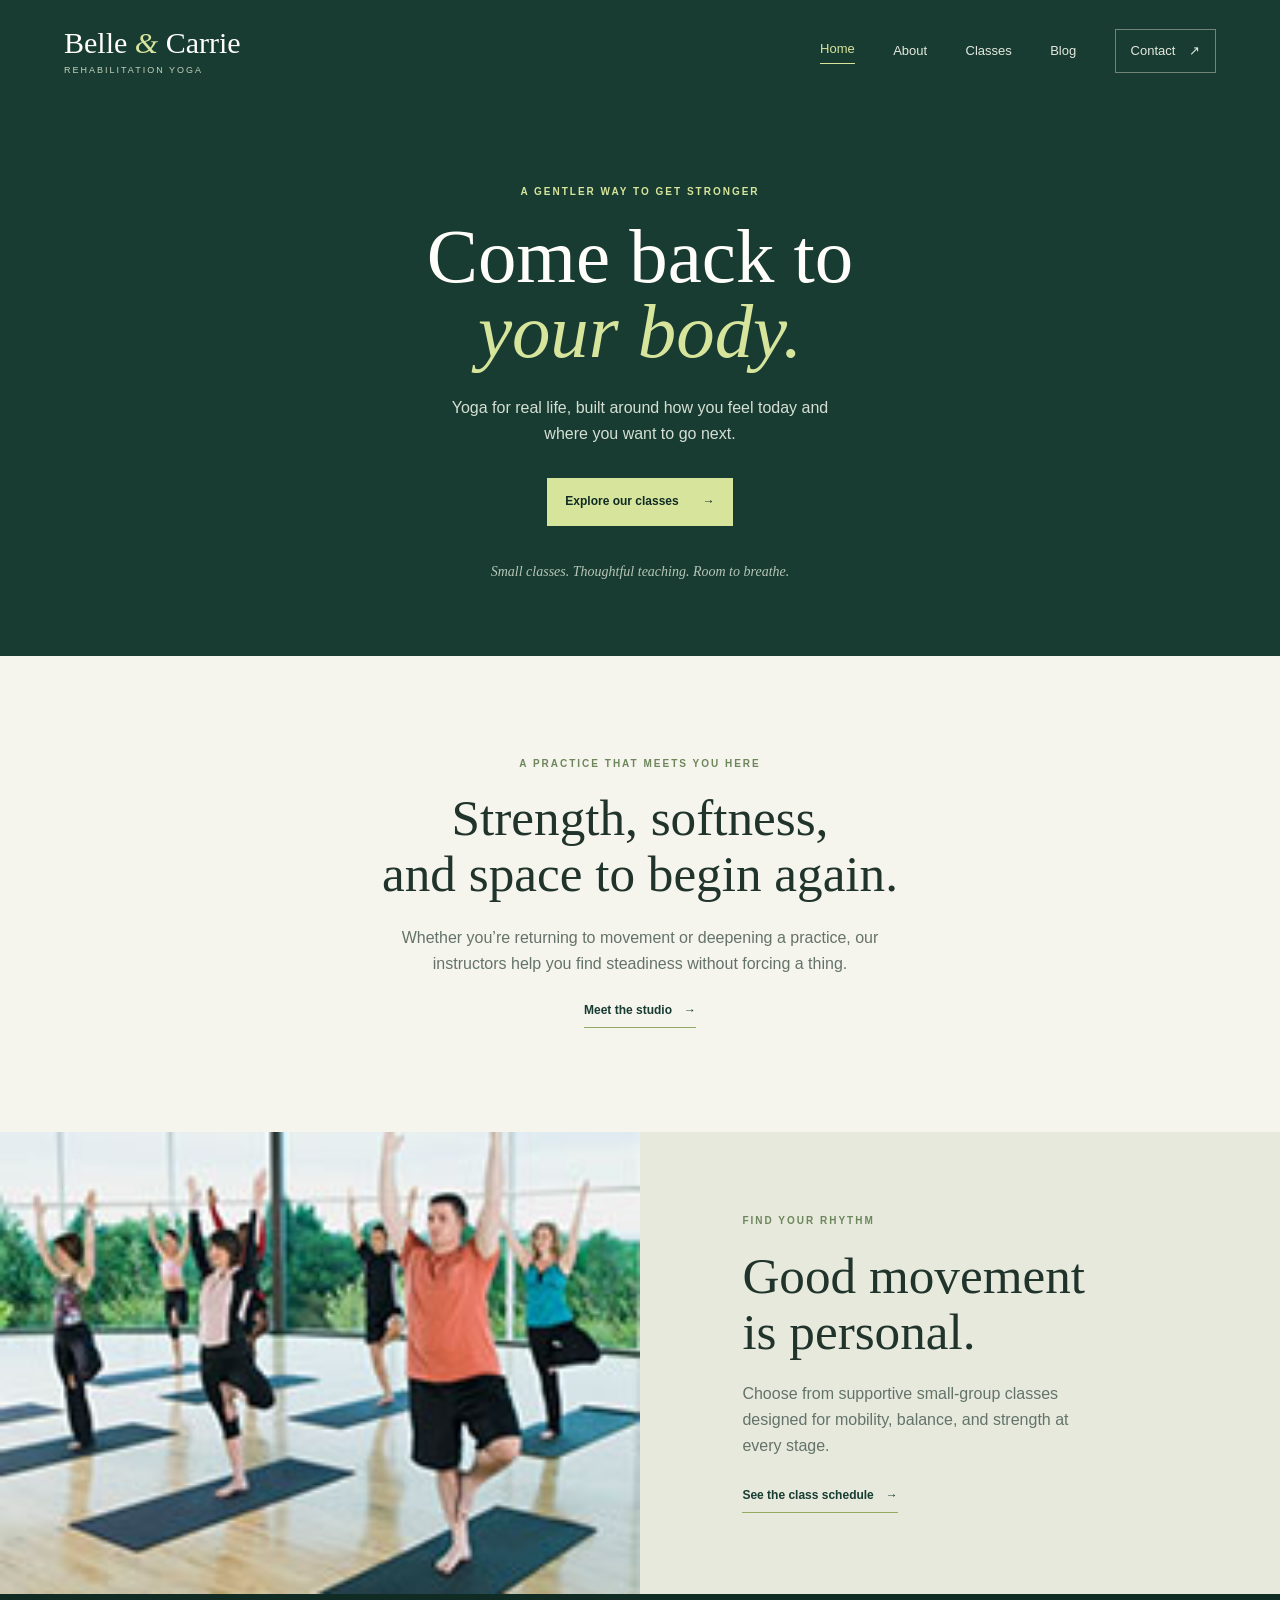
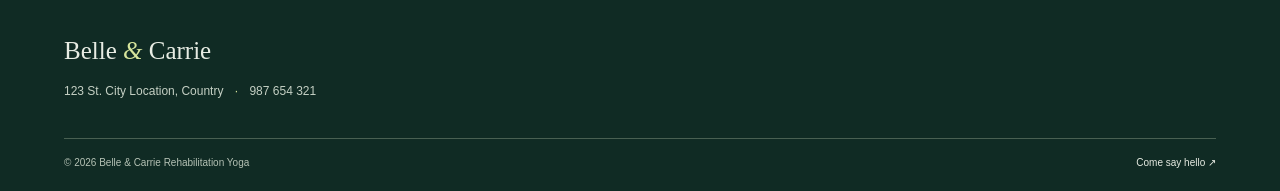
<file: index.html>
<!DOCTYPE html>
<html lang="en">
<head>
    <meta charset="UTF-8">
    <meta name="viewport" content="width=device-width, initial-scale=1.0">
    <meta name="theme-color" content="#183c32">
    <meta name="description" content="Move with care at Belle & Carrie Rehabilitation Yoga. Find thoughtful classes for strength, balance, and better everyday movement.">
    <title>Belle & Carrie | Rehabilitation Yoga</title>
    <link rel="stylesheet" href="style.css">
</head>
<body>
    <header class="site-header">
        <a class="brand" href="index.html" aria-label="Belle and Carrie home">
            <span class="brand-name">Belle <i>&</i> Carrie</span>
            <span class="brand-note">REHABILITATION YOGA</span>
        </a>
        <nav class="site-nav" aria-label="Main navigation">
            <a class="active" href="index.html" aria-current="page">Home</a>
            <a href="about.html">About</a>
            <a href="classes.html">Classes</a>
            <a href="blog.html">Blog</a>
            <a class="nav-contact" href="contact.html">Contact <span aria-hidden="true">↗</span></a>
        </nav>
    </header>

    <main>
        <section class="home-hero">
            <div class="hero-copy">
                <p class="eyebrow">A gentler way to get stronger</p>
                <h1>Come back to<br><em>your body.</em></h1>
                <p class="intro">Yoga for real life, built around how you feel today and where you want to go next.</p>
                <a class="button button-light" href="classes.html">Explore our classes <span aria-hidden="true">→</span></a>
                <p class="hero-footnote">Small classes. Thoughtful teaching. Room to breathe.</p>
            </div>
        </section>

        <section class="home-intro content-width">
            <p class="eyebrow">A practice that meets you here</p>
            <h2>Strength, softness,<br>and space to begin again.</h2>
            <p class="body-copy">Whether you’re returning to movement or deepening a practice, our instructors help you find steadiness without forcing a thing.</p>
            <a class="text-link" href="about.html">Meet the studio <span aria-hidden="true">→</span></a>
        </section>

        <section class="home-feature">
            <img src="images/group-yoga.jpg" alt="A small group practicing yoga together">
            <div class="feature-copy">
                <p class="eyebrow">Find your rhythm</p>
                <h2>Good movement<br>is personal.</h2>
                <p>Choose from supportive small-group classes designed for mobility, balance, and strength at every stage.</p>
                <a class="text-link" href="classes.html">See the class schedule <span aria-hidden="true">→</span></a>
            </div>
        </section>
    </main>

    <footer class="site-footer">
        <a class="footer-brand" href="index.html">Belle <i>&</i> Carrie</a>
        <p>123 St. City Location, Country <span aria-hidden="true">·</span> <a href="tel:+1987654321">987 654 321</a></p>
        <div class="footer-bottom"><span>© 2026 Belle & Carrie Rehabilitation Yoga</span><a href="contact.html">Come say hello <span aria-hidden="true">↗</span></a></div>
    </footer>
</body>
</html>
</file>
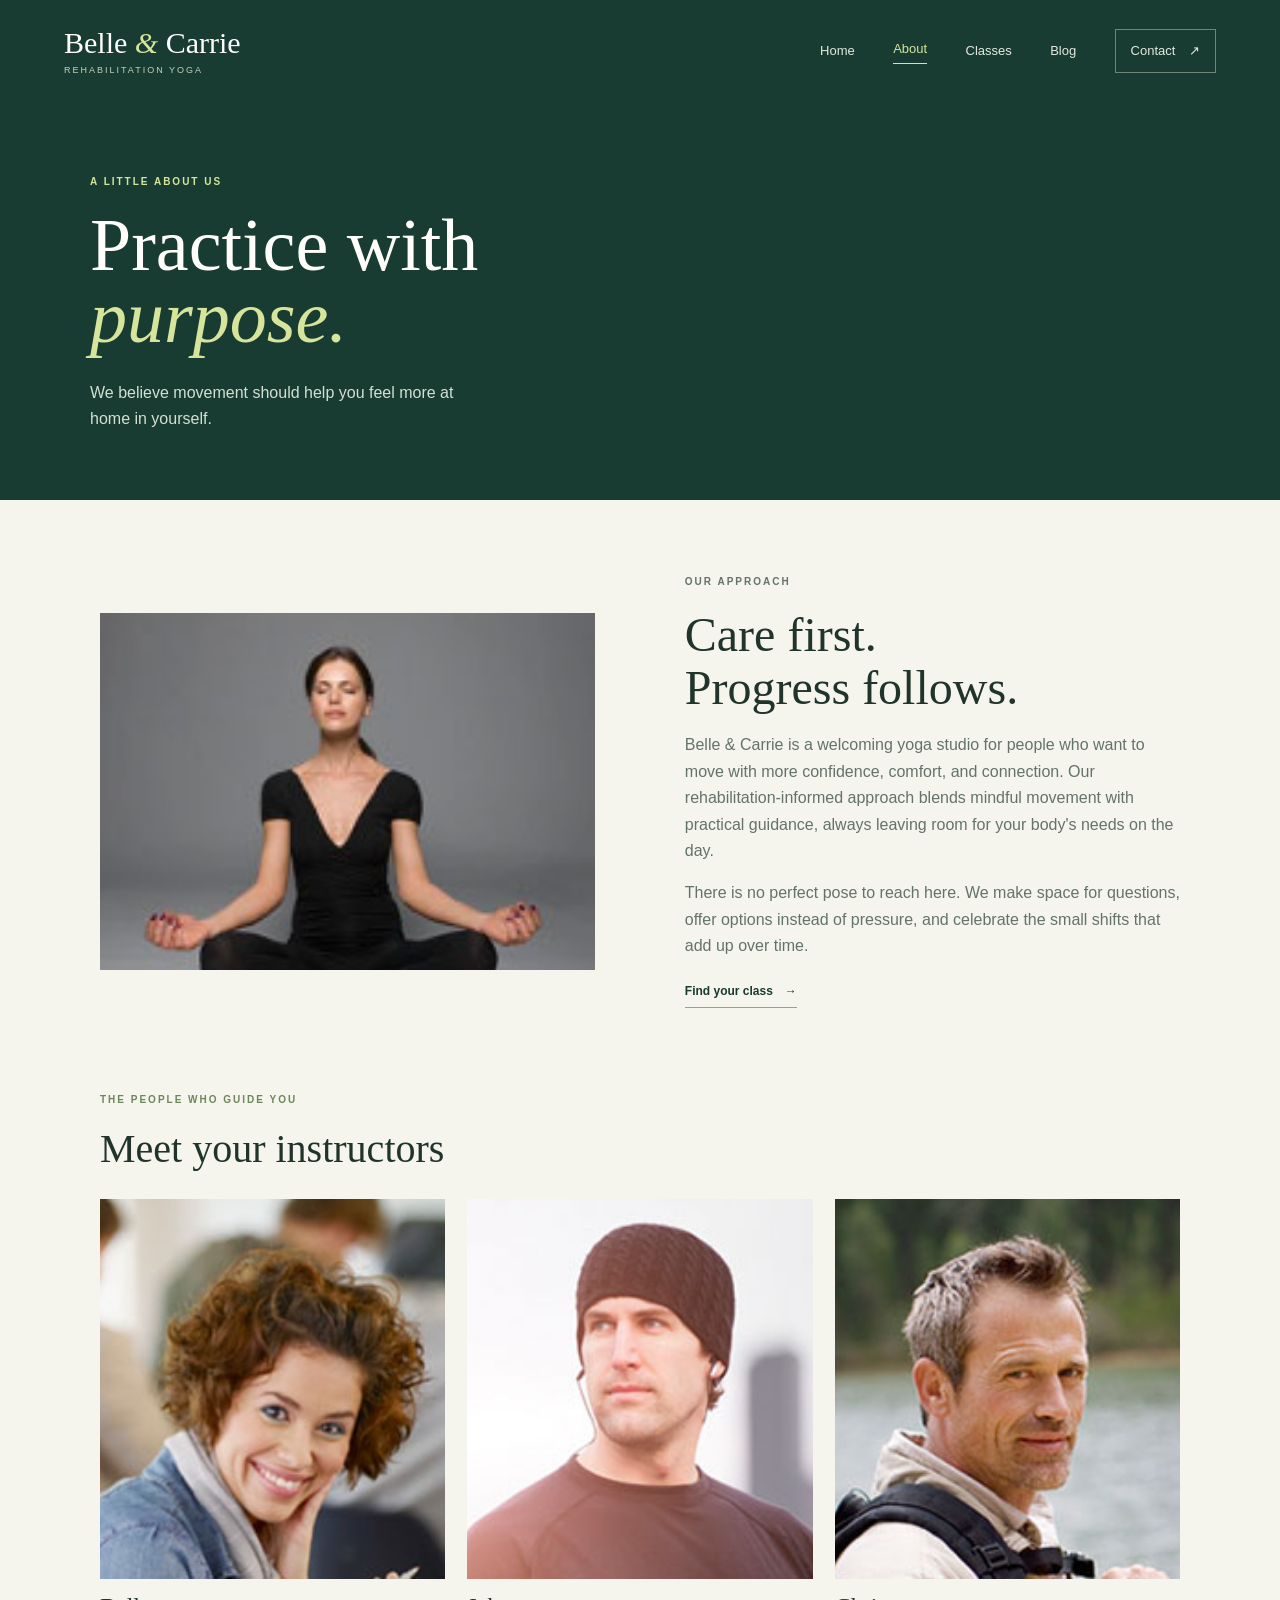
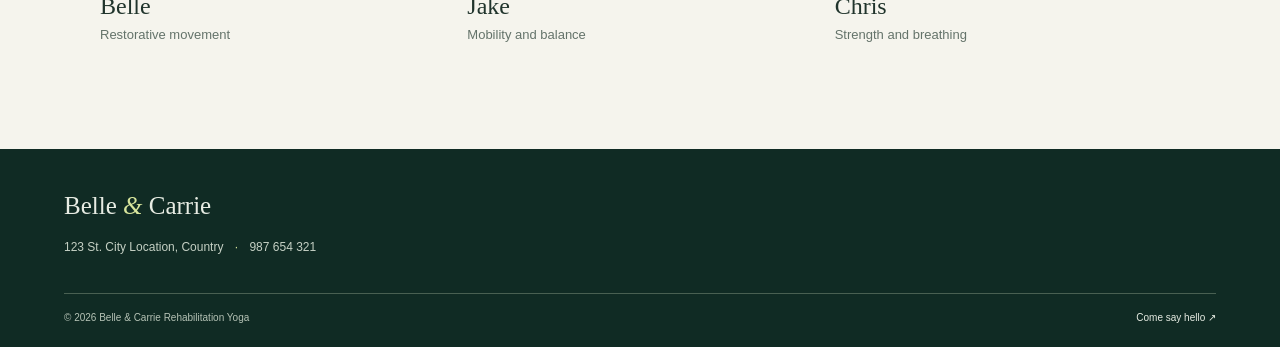
<file: about.html>
<!DOCTYPE html>
<html lang="en">
<head>
    <meta charset="UTF-8">
    <meta name="viewport" content="width=device-width, initial-scale=1.0">
    <meta name="description" content="Get to know Belle & Carrie Rehabilitation Yoga and the people behind our thoughtful, supportive classes.">
    <title>About | Belle & Carrie</title>
    <link rel="stylesheet" href="style.css">
</head>
<body>
    <header class="site-header">
        <a class="brand" href="index.html" aria-label="Belle and Carrie home"><span class="brand-name">Belle <i>&</i> Carrie</span><span class="brand-note">REHABILITATION YOGA</span></a>
        <nav class="site-nav" aria-label="Main navigation"><a href="index.html">Home</a><a class="active" href="about.html" aria-current="page">About</a><a href="classes.html">Classes</a><a href="blog.html">Blog</a><a class="nav-contact" href="contact.html">Contact <span aria-hidden="true">↗</span></a></nav>
    </header>
    <main>
        <section class="page-heading"><p class="eyebrow">A little about us</p><h1>Practice with<br><em>purpose.</em></h1><p class="intro">We believe movement should help you feel more at home in yourself.</p></section>
        <div class="page-content">
            <section class="split-section">
                <img src="images/yoga-concentrating.jpg" alt="A student focusing on a steady yoga pose">
                <div class="content-column"><p class="eyebrow">Our approach</p><h2>Care first.<br>Progress follows.</h2><p>Belle & Carrie is a welcoming yoga studio for people who want to move with more confidence, comfort, and connection. Our rehabilitation-informed approach blends mindful movement with practical guidance, always leaving room for your body's needs on the day.</p><p>There is no perfect pose to reach here. We make space for questions, offer options instead of pressure, and celebrate the small shifts that add up over time.</p><a class="text-link" href="classes.html">Find your class <span aria-hidden="true">→</span></a></div>
            </section>
            <section class="section-block"><p class="eyebrow">The people who guide you</p><h2 class="section-title">Meet your instructors</h2>
                <div class="instructor-grid">
                    <article class="instructor"><img src="images/instructor1.jpg" alt="Yoga instructor Belle"><h3>Belle</h3><p>Restorative movement</p></article>
                    <article class="instructor"><img src="images/instructor2.jpg" alt="Yoga instructor Carrie"><h3>Jake</h3><p>Mobility and balance</p></article>
                    <article class="instructor"><img src="images/instructor3.jpg" alt="Yoga instructor leading a class"><h3>Chris</h3><p>Strength and breathing</p></article>
                </div>
            </section>
        </div>
    </main>
    <footer class="site-footer"><a class="footer-brand" href="index.html">Belle <i>&</i> Carrie</a><p>123 St. City Location, Country <span aria-hidden="true">·</span> <a href="tel:+1987654321">987 654 321</a></p><div class="footer-bottom"><span>© 2026 Belle & Carrie Rehabilitation Yoga</span><a href="contact.html">Come say hello <span aria-hidden="true">↗</span></a></div></footer>
</body>
</html>
</file>
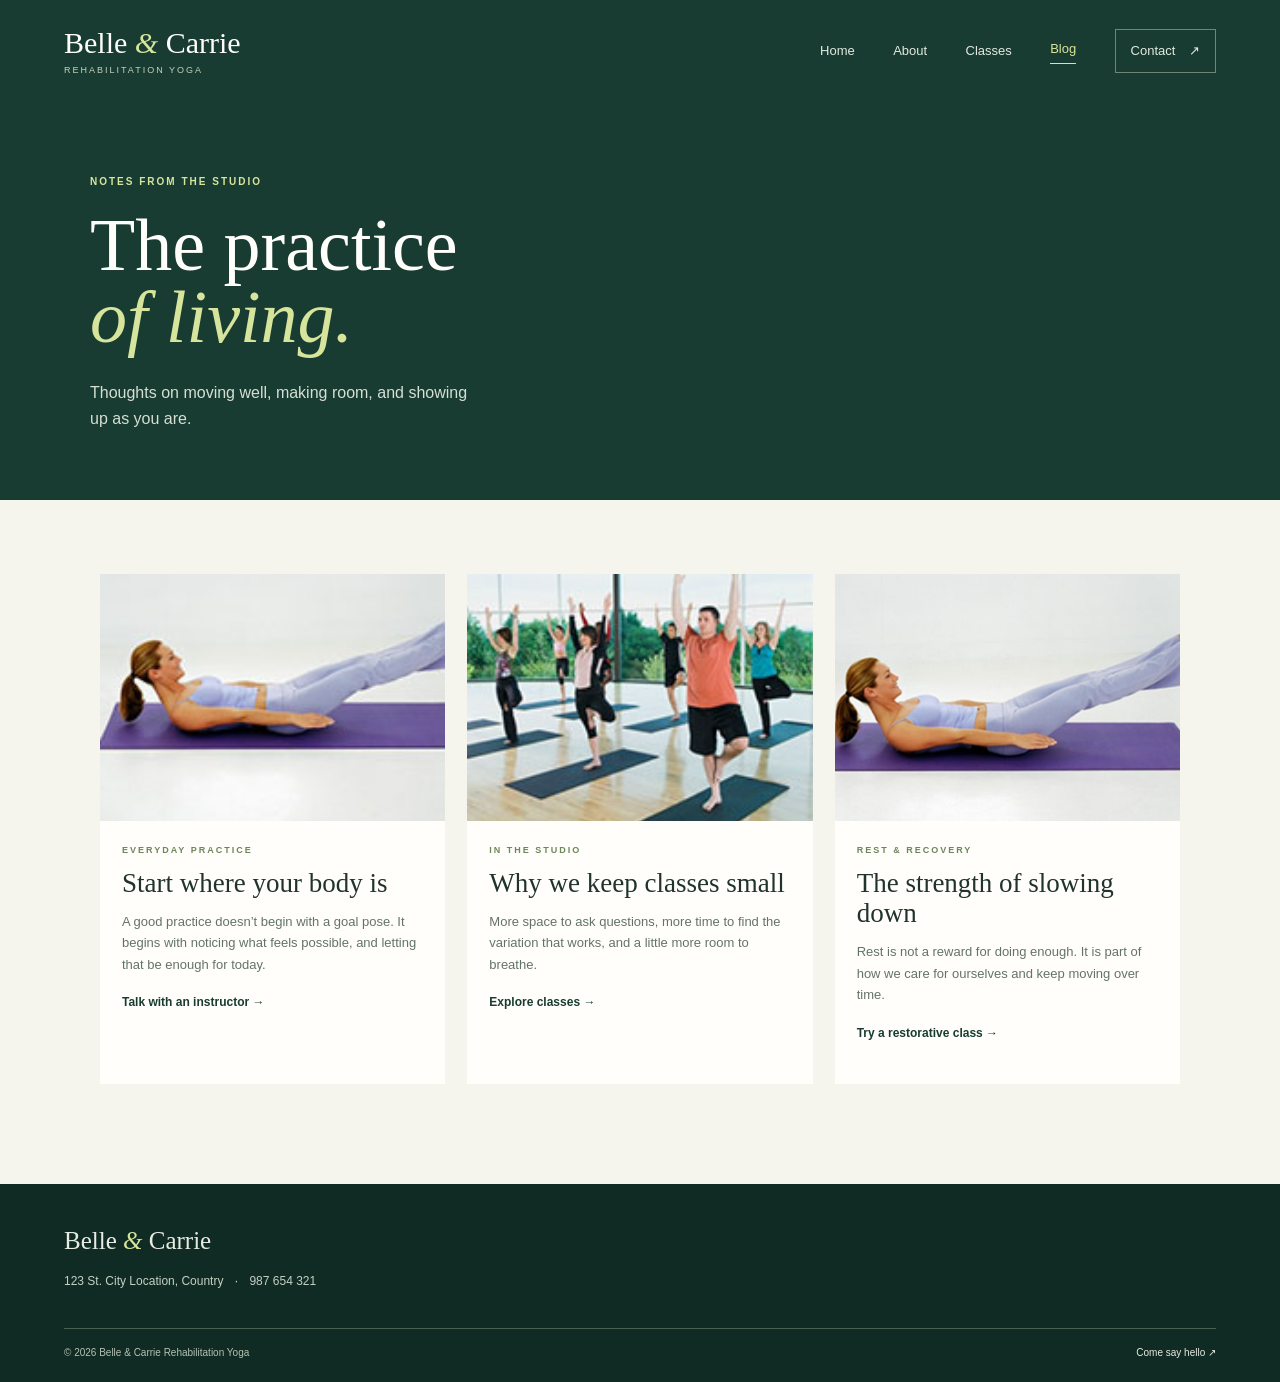
<file: blog.html>
<!DOCTYPE html>
<html lang="en">
<head>
    <meta charset="UTF-8">
    <meta name="viewport" content="width=device-width, initial-scale=1.0">
    <meta name="description" content="Notes on mindful movement, everyday mobility, and making a sustainable yoga practice from Belle & Carrie.">
    <title>Journal | Belle & Carrie</title>
    <link rel="stylesheet" href="style.css">
</head>
<body>
    <header class="site-header">
        <a class="brand" href="index.html" aria-label="Belle and Carrie home"><span class="brand-name">Belle <i>&</i> Carrie</span><span class="brand-note">REHABILITATION YOGA</span></a>
        <nav class="site-nav" aria-label="Main navigation"><a href="index.html">Home</a><a href="about.html">About</a><a href="classes.html">Classes</a><a class="active" href="blog.html" aria-current="page">Blog</a><a class="nav-contact" href="contact.html">Contact <span aria-hidden="true">↗</span></a></nav>
    </header>
    <main>
        <section class="page-heading"><p class="eyebrow">Notes from the studio</p><h1>The practice<br><em>of living.</em></h1><p class="intro">Thoughts on moving well, making room, and showing up as you are.</p></section>
        <div class="page-content">
            <section class="article-grid" aria-label="Studio journal articles">
                <article class="article-card"><img src="images/lying-yoga.jpg" alt="A quiet moment in a supported yoga pose"><div class="article-copy"><p class="eyebrow">Everyday practice</p><h2>Start where your body is</h2><p>A good practice doesn’t begin with a goal pose. It begins with noticing what feels possible, and letting that be enough for today.</p><a href="contact.html">Talk with an instructor →</a><div class="article-date"></div></div></article>
                <article class="article-card"><img src="images/group-yoga.jpg" alt="Students practicing together in a welcoming studio"><div class="article-copy"><p class="eyebrow">In the studio</p><h2>Why we keep classes small</h2><p>More space to ask questions, more time to find the variation that works, and a little more room to breathe.</p><a href="classes.html">Explore classes →</a><div class="article-date"></div></div></article>
                <article class="article-card"><img src="images/lying-yoga2.jpg" alt="A student resting after a yoga session"><div class="article-copy"><p class="eyebrow">Rest & recovery</p><h2>The strength of slowing down</h2><p>Rest is not a reward for doing enough. It is part of how we care for ourselves and keep moving over time.</p><a href="classes.html">Try a restorative class →</a><div class="article-date"></div></div></article>
            </section>
        </div>
    </main>
    <footer class="site-footer"><a class="footer-brand" href="index.html">Belle <i>&</i> Carrie</a><p>123 St. City Location, Country <span aria-hidden="true">·</span> <a href="tel:+1987654321">987 654 321</a></p><div class="footer-bottom"><span>© 2026 Belle & Carrie Rehabilitation Yoga</span><a href="contact.html">Come say hello <span aria-hidden="true">↗</span></a></div></footer>
</body>
</html>
</file>
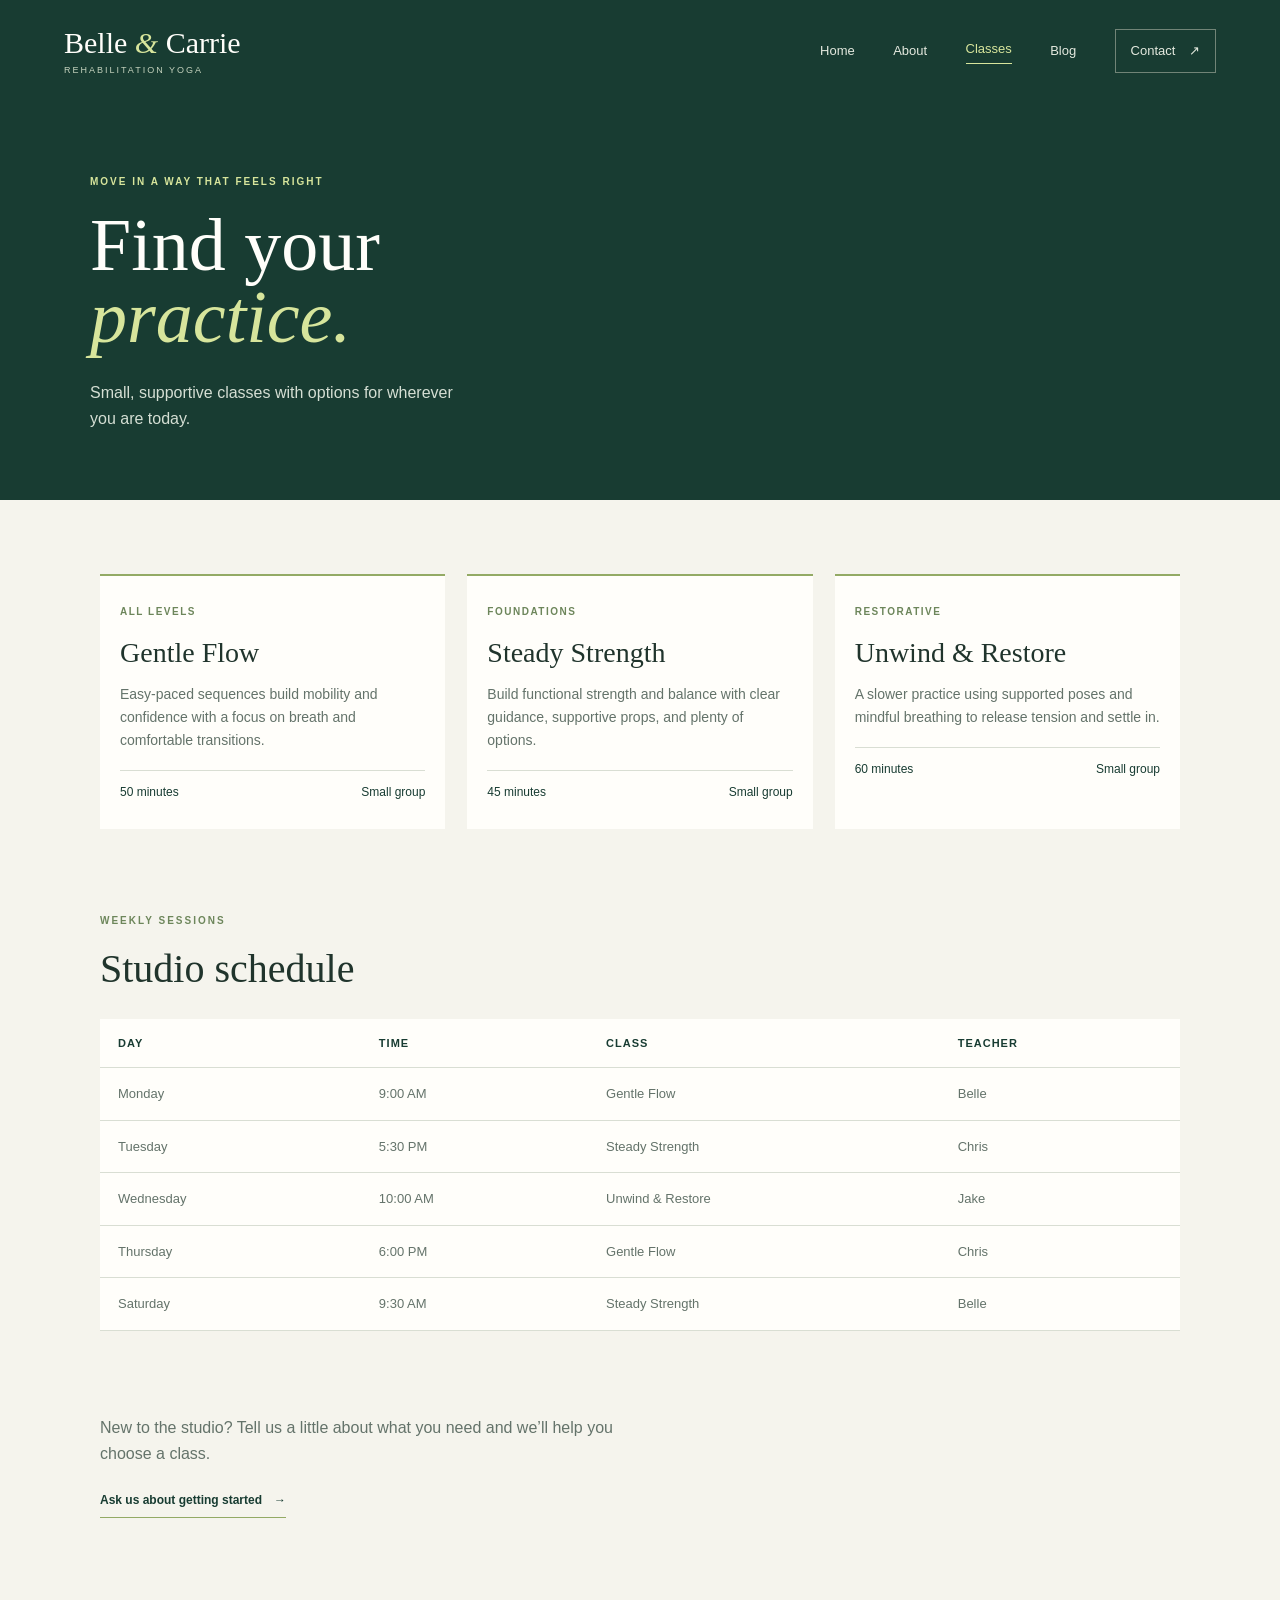
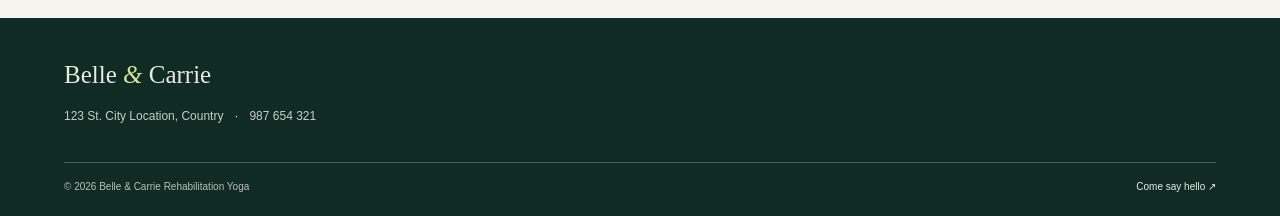
<file: classes.html>
<!DOCTYPE html>
<html lang="en">
<head>
    <meta charset="UTF-8">
    <meta name="viewport" content="width=device-width, initial-scale=1.0">
    <meta name="description" content="Explore supportive rehabilitation yoga classes for mobility, strength, balance, and rest at Belle & Carrie.">
    <title>Classes | Belle & Carrie</title>
    <link rel="stylesheet" href="style.css">
</head>
<body>
    <header class="site-header">
        <a class="brand" href="index.html" aria-label="Belle and Carrie home"><span class="brand-name">Belle <i>&</i> Carrie</span><span class="brand-note">REHABILITATION YOGA</span></a>
        <nav class="site-nav" aria-label="Main navigation"><a href="index.html">Home</a><a href="about.html">About</a><a class="active" href="classes.html" aria-current="page">Classes</a><a href="blog.html">Blog</a><a class="nav-contact" href="contact.html">Contact <span aria-hidden="true">↗</span></a></nav>
    </header>
    <main>
        <section class="page-heading"><p class="eyebrow">Move in a way that feels right</p><h1>Find your<br><em>practice.</em></h1><p class="intro">Small, supportive classes with options for wherever you are today.</p></section>
        <div class="page-content">
            <section class="class-grid" aria-label="Class offerings">
                <article class="class-item"><span class="class-level">All levels</span><h2>Gentle Flow</h2><p>Easy-paced sequences build mobility and confidence with a focus on breath and comfortable transitions.</p><div class="class-meta"><span>50 minutes</span><span>Small group</span></div></article>
                <article class="class-item"><span class="class-level">Foundations</span><h2>Steady Strength</h2><p>Build functional strength and balance with clear guidance, supportive props, and plenty of options.</p><div class="class-meta"><span>45 minutes</span><span>Small group</span></div></article>
                <article class="class-item"><span class="class-level">Restorative</span><h2>Unwind & Restore</h2><p>A slower practice using supported poses and mindful breathing to release tension and settle in.</p><div class="class-meta"><span>60 minutes</span><span>Small group</span></div></article>
            </section>
            <section class="section-block"><p class="eyebrow">Weekly sessions</p><h2 class="section-title">Studio schedule</h2>
                <table class="schedule"><thead><tr><th>Day</th><th>Time</th><th>Class</th><th>Teacher</th></tr></thead><tbody>
                    <tr><td>Monday</td><td>9:00 AM</td><td>Gentle Flow</td><td>Belle</td></tr>
                    <tr><td>Tuesday</td><td>5:30 PM</td><td>Steady Strength</td><td>Chris</td></tr>
                    <tr><td>Wednesday</td><td>10:00 AM</td><td>Unwind & Restore</td><td>Jake</td></tr>
                    <tr><td>Thursday</td><td>6:00 PM</td><td>Gentle Flow</td><td>Chris</td></tr>
                    <tr><td>Saturday</td><td>9:30 AM</td><td>Steady Strength</td><td>Belle</td></tr>
                </tbody></table>
            </section>
            <section class="section-block"><p class="body-copy" style="margin-left:0">New to the studio? Tell us a little about what you need and we’ll help you choose a class.</p><a class="text-link" href="contact.html">Ask us about getting started <span aria-hidden="true">→</span></a></section>
        </div>
    </main>
    <footer class="site-footer"><a class="footer-brand" href="index.html">Belle <i>&</i> Carrie</a><p>123 St. City Location, Country <span aria-hidden="true">·</span> <a href="tel:+1987654321">987 654 321</a></p><div class="footer-bottom"><span>© 2026 Belle & Carrie Rehabilitation Yoga</span><a href="contact.html">Come say hello <span aria-hidden="true">↗</span></a></div></footer>
</body>
</html>
</file>
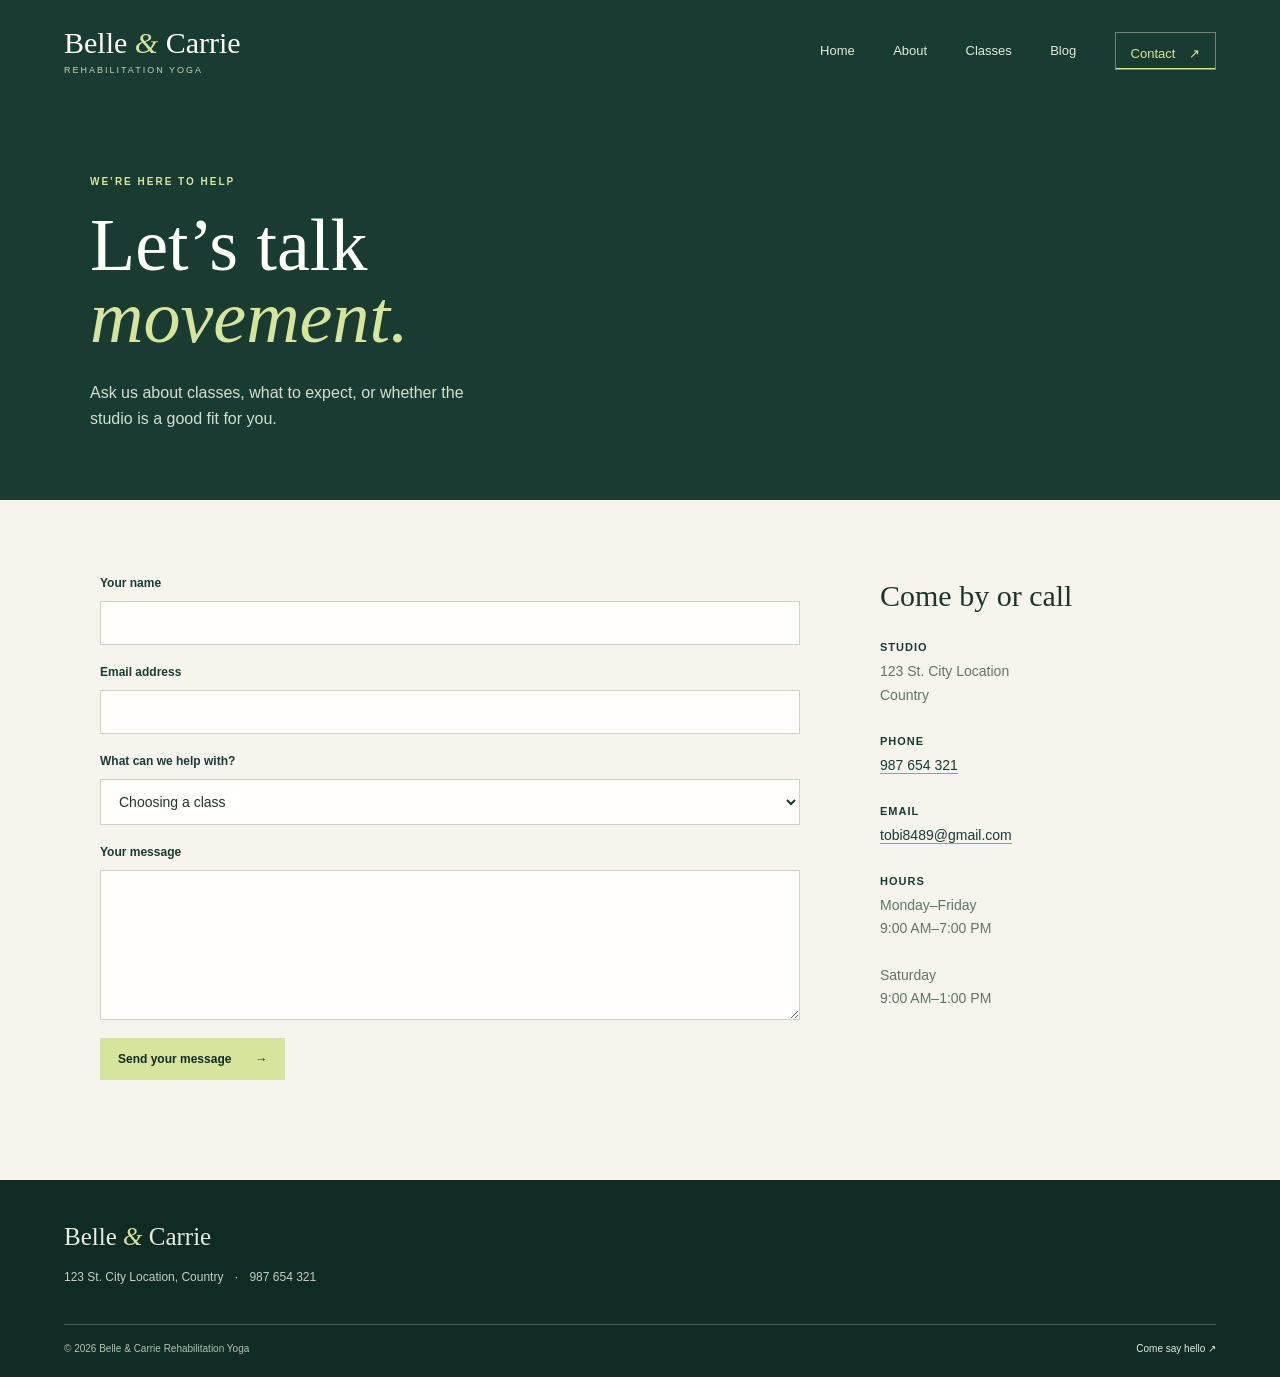
<file: contact.html>
<!DOCTYPE html>
<html lang="en">
<head>
    <meta charset="UTF-8">
    <meta name="viewport" content="width=device-width, initial-scale=1.0">
    <meta name="description" content="Get in touch with Belle & Carrie Rehabilitation Yoga to ask about classes, accessibility, and getting started.">
    <title>Contact | Belle & Carrie</title>
    <link rel="stylesheet" href="style.css">
</head>
<body>
    <header class="site-header">
        <a class="brand" href="index.html" aria-label="Belle and Carrie home"><span class="brand-name">Belle <i>&</i> Carrie</span><span class="brand-note">REHABILITATION YOGA</span></a>
        <nav class="site-nav" aria-label="Main navigation"><a href="index.html">Home</a><a href="about.html">About</a><a href="classes.html">Classes</a><a href="blog.html">Blog</a><a class="nav-contact active" href="contact.html" aria-current="page">Contact <span aria-hidden="true">↗</span></a></nav>
    </header>
    <main>
        <section class="page-heading"><p class="eyebrow">We’re here to help</p><h1>Let’s talk<br><em>movement.</em></h1><p class="intro">Ask us about classes, what to expect, or whether the studio is a good fit for you.</p></section>
        <div class="page-content">
            <section class="contact-layout">
                <form class="contact-form" action="mailto:tobi8489@gmail.com" method="post" enctype="text/plain">
                    <label for="name">Your name<input id="name" name="name" type="text" autocomplete="name" required></label>
                    <label for="email">Email address<input id="email" name="email" type="email" autocomplete="email" required></label>
                    <label for="topic">What can we help with?<select id="topic" name="topic"><option>Choosing a class</option><option>My first visit</option><option>Accessibility and support</option><option>Something else</option></select></label>
                    <label for="message">Your message<textarea id="message" name="message" required></textarea></label>
                    <button class="button button-light" type="submit">Send your message <span aria-hidden="true">→</span></button>
                </form>
                <aside class="contact-details">
                    <h2>Come by or call</h2>
                    <h3>Studio</h3><p>123 St. City Location<br>Country</p>
                    <h3>Phone</h3><p><a href="tel:+1987654321">987 654 321</a></p>
                    <h3>Email</h3><p><a href="mailto:tobi8489@gmail.com">tobi8489@gmail.com</a></p>
                    <h3>Hours</h3><p>Monday–Friday<br>9:00 AM–7:00 PM<br><br>Saturday<br>9:00 AM–1:00 PM</p>
                </aside>
            </section>
        </div>
    </main>
    <footer class="site-footer"><a class="footer-brand" href="index.html">Belle <i>&</i> Carrie</a><p>123 St. City Location, Country <span aria-hidden="true">·</span> <a href="tel:+1987654321">987 654 321</a></p><div class="footer-bottom"><span>© 2026 Belle & Carrie Rehabilitation Yoga</span><a href="contact.html">Come say hello <span aria-hidden="true">↗</span></a></div></footer>
</body>
</html>
</file>
<file: style.css>
:root {
    color-scheme: light;
    --forest: #183c32;
    --forest-deep: #102b24;
    --leaf: #93aa65;
    --lime: #d7e59c;
    --paper: #f5f4ed;
    --white: #fffefa;
    --ink: #20342c;
    --muted: #64736a;
    --line: #d9ded3;
    --serif: Georgia, "Times New Roman", serif;
    --sans: "Trebuchet MS", Verdana, sans-serif;
}

* { box-sizing: border-box; }

html { scroll-behavior: smooth; }

body {
    margin: 0;
    background: var(--paper);
    color: var(--ink);
    font-family: var(--sans);
    line-height: 1.65;
}

a { color: inherit; text-decoration: none; }
img { display: block; max-width: 100%; }

.site-header {
    min-height: 102px;
    padding: 18px max(5vw, calc((100vw - 1200px) / 2));
    display: flex;
    align-items: center;
    justify-content: space-between;
    gap: 32px;
    background: var(--forest);
    color: var(--white);
}

.brand { display: grid; line-height: 1; white-space: nowrap; }
.brand-name, .footer-brand { font: 30px/1 var(--serif); letter-spacing: 0; }
.brand-name i, .footer-brand i { color: var(--lime); font-style: italic; }
.brand-note { margin-top: 8px; color: #c4d2bd; font-size: 9px; letter-spacing: 2px; }

.site-nav { display: flex; align-items: center; gap: clamp(16px, 3vw, 42px); }
.site-nav a { color: #e4e9df; font-size: 13px; transition: color .18s ease; }
.site-nav a:hover, .site-nav a.active { color: var(--lime); }
.site-nav a.active { box-shadow: inset 0 -1px var(--lime); padding-bottom: 5px; }
.site-nav .nav-contact { padding: 10px 15px; border: 1px solid #718477; }
.nav-contact span { margin-left: 10px; }

.home-hero {
    display: grid;
    grid-template-columns: 1fr;
    align-items: center;
    justify-items: center;
    min-height: 500px;
    background: var(--forest);
    color: var(--white);
}
.hero-copy { max-width: 820px; padding: 82px 28px 76px; text-align: center; }
.eyebrow { margin: 0 0 18px; color: #6d865b; font-size: 10px; font-weight: bold; letter-spacing: 2px; text-transform: uppercase; }
.hero-copy .eyebrow { color: var(--lime); }
.hero-copy h1, .page-heading h1 { margin: 0; font: 400 clamp(54px, 6vw, 86px)/.98 var(--serif); letter-spacing: 0; }
.hero-copy h1 em, .page-heading h1 em { color: var(--lime); font-weight: 400; }
.intro { max-width: 390px; margin: 26px 0 30px; color: #d5dfd4; font-size: 16px; }
.hero-copy .intro { margin-inline: auto; }
.button { display: inline-flex; align-items: center; gap: 24px; padding: 14px 18px; font-size: 12px; font-weight: bold; }
.button-light { background: var(--lime); color: var(--forest-deep); }
.button-light:hover { background: #e5efb9; }
.hero-footnote { margin: 38px 0 0; color: #b7c5b8; font: italic 14px var(--serif); }
.content-width { width: min(100% - 48px, 1080px); margin-inline: auto; }
.home-intro { padding-block: 100px 104px; text-align: center; }
.home-intro h2, .feature-copy h2, .section-title { margin: 0; font: 400 clamp(36px, 4vw, 54px)/1.1 var(--serif); letter-spacing: 0; }
.body-copy { max-width: 520px; margin: 22px auto 18px; color: var(--muted); }
.text-link { display: inline-flex; align-items: center; gap: 12px; border-bottom: 1px solid var(--leaf); padding: 6px 0; color: var(--forest); font-size: 12px; font-weight: bold; }
.text-link:hover { color: #587044; }
.home-feature { display: grid; grid-template-columns: 1fr 1fr; min-height: 430px; background: #e6e9dc; }
.home-feature > img { width: 100%; height: 100%; min-height: 430px; object-fit: cover; }
.feature-copy { align-self: center; max-width: 560px; padding: 60px clamp(35px, 8vw, 120px); }
.feature-copy > p:not(.eyebrow) { margin: 20px 0; color: var(--muted); }

.page-heading { padding: 72px max(7vw, calc((100vw - 1100px) / 2)) 68px; background: var(--forest); color: var(--white); }
.page-heading .eyebrow { color: var(--lime); }
.page-heading h1 { font-size: clamp(48px, 6vw, 74px); }
.page-heading .intro { margin-bottom: 0; }
.page-content { width: min(100% - 48px, 1080px); margin: 0 auto; padding: 74px 0 100px; }
.split-section { display: grid; grid-template-columns: 1fr 1fr; gap: clamp(36px, 7vw, 90px); align-items: center; }
.split-section > img { width: 100%; max-height: 480px; object-fit: cover; }
.split-section h2, .content-column h2 { margin: 0 0 18px; font: 400 clamp(34px, 4vw, 48px)/1.1 var(--serif); }
.split-section p, .content-column p { color: var(--muted); }
.section-block { margin-top: 84px; }
.section-title { font-size: 40px; margin-bottom: 28px; }
.instructor-grid, .class-grid, .article-grid { display: grid; grid-template-columns: repeat(3, 1fr); gap: 22px; }
.instructor img { width: 100%; aspect-ratio: 4 / 4.4; object-fit: cover; }
.instructor h3 { margin: 14px 0 0; font: 24px var(--serif); }
.instructor p { margin: 4px 0; color: var(--muted); font-size: 13px; }
.class-item { border-top: 2px solid var(--leaf); padding: 21px 20px 26px; background: var(--white); }
.class-item .class-level { color: #6d865b; font-size: 10px; font-weight: bold; letter-spacing: 1.5px; text-transform: uppercase; }
.class-item h2 { margin: 13px 0 8px; font: 28px var(--serif); }
.class-item p { color: var(--muted); font-size: 14px; }
.class-meta { display: flex; justify-content: space-between; gap: 10px; border-top: 1px solid var(--line); margin-top: 18px; padding-top: 12px; color: var(--forest); font-size: 12px; }
.schedule { width: 100%; border-collapse: collapse; background: var(--white); text-align: left; }
.schedule th, .schedule td { padding: 15px 18px; border-bottom: 1px solid var(--line); }
.schedule th { color: var(--forest); font-size: 11px; letter-spacing: 1px; text-transform: uppercase; }
.schedule td { color: var(--muted); font-size: 13px; }

.article-card { background: var(--white); }
.article-card img { width: 100%; aspect-ratio: 1.4; object-fit: cover; }
.article-copy { padding: 22px; }
.article-copy .eyebrow { margin-bottom: 10px; font-size: 9px; }
.article-copy h2 { margin: 0 0 10px; font: 27px/1.12 var(--serif); }
.article-copy p:not(.eyebrow) { color: var(--muted); font-size: 13px; }
.article-copy a { color: var(--forest); font-size: 12px; font-weight: bold; }
.article-copy a:hover { color: #718848; }
.article-date { margin-top: 17px; color: #758078; font-size: 10px; letter-spacing: 1px; text-transform: uppercase; }

.contact-layout { display: grid; grid-template-columns: minmax(0, 1fr) 300px; gap: 80px; }
.contact-form { display: grid; gap: 18px; }
.contact-form label { display: grid; gap: 7px; color: var(--forest); font-size: 12px; font-weight: bold; }
.contact-form input, .contact-form select, .contact-form textarea { width: 100%; padding: 13px 14px; border: 1px solid #cbd3c7; border-radius: 0; background: var(--white); color: var(--ink); font: 14px var(--sans); }
.contact-form input:focus, .contact-form select:focus, .contact-form textarea:focus { outline: 2px solid var(--leaf); outline-offset: 1px; }
.contact-form textarea { min-height: 150px; resize: vertical; }
.contact-form button { width: fit-content; border: 0; cursor: pointer; font-family: var(--sans); }
.contact-details { padding-top: 5px; }
.contact-details h2 { margin: 0 0 20px; font: 30px var(--serif); }
.contact-details h3 { margin: 25px 0 4px; color: var(--forest); font-size: 11px; letter-spacing: 1px; text-transform: uppercase; }
.contact-details p { margin: 0; color: var(--muted); font-size: 14px; }
.contact-details a { color: var(--forest); border-bottom: 1px solid var(--leaf); }

.site-footer { padding: 44px max(5vw, calc((100vw - 1200px) / 2)) 20px; background: var(--forest-deep); color: #e7ece3; }
.footer-brand { display: inline-block; font-size: 25px; }
.site-footer > p { margin: 15px 0 36px; color: #c5d0c4; font-size: 12px; }
.site-footer > p span { padding-inline: 8px; color: var(--lime); }
.site-footer > p a:hover, .footer-bottom a:hover { color: var(--lime); }
.footer-bottom { display: flex; justify-content: space-between; gap: 20px; border-top: 1px solid #496052; padding-top: 16px; color: #b5c2b5; font-size: 10px; }
.footer-bottom a { color: #e7ece3; }

@media (max-width: 760px) {
    .site-header { min-height: 0; padding: 18px 22px; flex-wrap: wrap; gap: 17px; }
    .brand-name { font-size: 26px; }
    .site-nav { width: 100%; justify-content: space-between; gap: 9px; }
    .site-nav a { font-size: 11px; }
    .site-nav .nav-contact { padding: 7px 9px; }
    .home-hero { grid-template-columns: 1fr; }
    .hero-copy { padding: 64px 24px 54px; }
    .hero-copy h1 { font-size: clamp(54px, 14vw, 76px); }
    .home-intro { padding-block: 70px; }
    .home-feature, .split-section { grid-template-columns: 1fr; }
    .home-feature > img { min-height: 300px; max-height: 420px; }
    .feature-copy { padding: 48px 26px 58px; }
    .page-heading { padding: 54px 25px; }
    .page-content { width: min(100% - 40px, 1080px); padding: 52px 0 70px; }
    .split-section > img { max-height: 380px; }
    .instructor-grid, .class-grid, .article-grid { grid-template-columns: 1fr; }
    .instructor { display: grid; grid-template-columns: 112px 1fr; column-gap: 18px; align-items: center; }
    .instructor img { grid-row: span 2; aspect-ratio: 1; }
    .instructor h3 { align-self: end; margin-top: 0; }
    .instructor p { align-self: start; }
    .section-block { margin-top: 60px; }
    .schedule { display: block; overflow-x: auto; white-space: nowrap; }
    .schedule th, .schedule td { padding: 12px; }
    .contact-layout { grid-template-columns: 1fr; gap: 48px; }
    .footer-bottom { flex-direction: column; gap: 8px; }
}

@media (prefers-reduced-motion: reduce) {
    *, *::before, *::after { scroll-behavior: auto !important; transition-duration: .01ms !important; }
}
</file>
